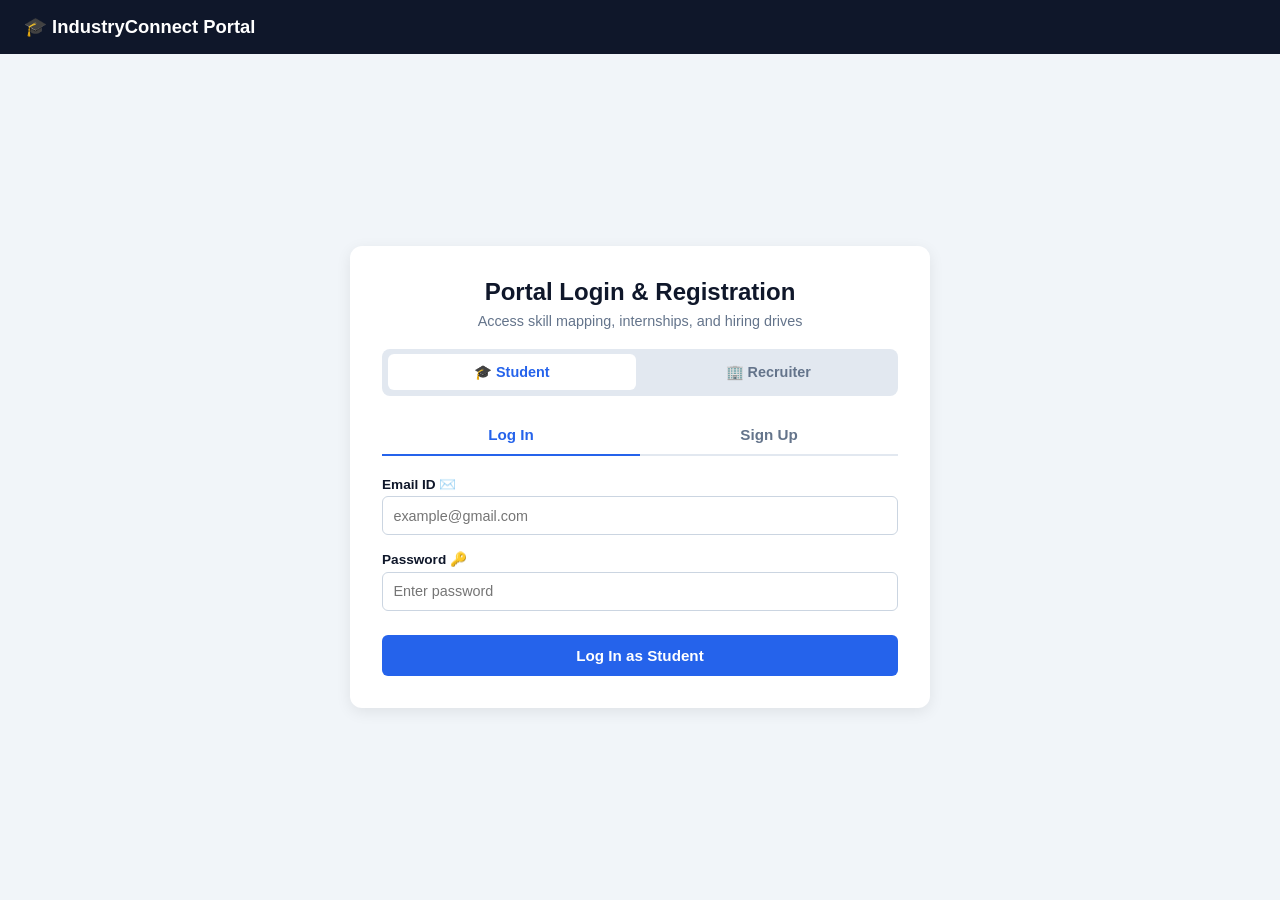
<file: index.html>
<!DOCTYPE html>
<html lang="en">
<head>
<meta charset="UTF-8" />
<meta name="viewport" content="width=device-width, initial-scale=1.0" />
<title>Academia-Industry Collaboration Portal</title>
    <link rel="stylesheet" href="style.css">
</head>
<body>
<header>
  <div class="header-left">
    <button class="back-btn" id="header-back-btn" onclick="goBack()">⬅️ Back</button>
    <h1>🎓 IndustryConnect Portal</h1>
  </div>
  <button class="logout-btn" id="logout-btn" onclick="logout()">Logout</button>
</header>

<div class="container">

<!-- SCREEN 1: Authentication -->
<div id="screen-auth" class="screen active">
  <h2>Portal Login & Registration</h2>
  <p class="subtitle">Access skill mapping, internships, and hiring drives</p>
  <div class="role-tabs">
    <button class="role-btn active" id="btn-role-student" onclick="setRole('student')">🎓 Student</button>
    <button class="role-btn" id="btn-role-recruiter" onclick="setRole('recruiter')">🏢 Recruiter</button>
  </div>
  <div class="tab-container">
    <button class="tab-button active" id="btn-mode-login" onclick="setMode('login')">Log In</button>
    <button class="tab-button" id="btn-mode-signup" onclick="setMode('signup')">Sign Up</button>
  </div>

  <form id="form-student-login" onsubmit="handleStudentLogin(event)">
    <div class="form-group"><label for="stu-login-email">Email ID ✉️</label>
      <input type="email" id="stu-login-email" placeholder="example@gmail.com" required /></div>
    <div class="form-group"><label for="stu-login-pass">Password 🔑</label>
      <input type="password" id="stu-login-pass" placeholder="Enter password" required /></div>
    <button type="submit" class="btn">Log In as Student</button>
  </form>

  <form id="form-student-signup" onsubmit="handleStudentSignup(event)" style="display:none">
    <div class="form-group"><label for="stu-sign-name">User Name 👤</label>
      <input type="text" id="stu-sign-name" placeholder="Full Name" required /></div>
    <div class="form-group"><label for="stu-sign-email">Email ID ✉️</label>
      <input type="email" id="stu-sign-email" placeholder="name@example.com" required /></div>
    <div class="form-group"><label for="stu-sign-phone">Mobile Number 📱</label>
      <input type="tel" id="stu-sign-phone" class="phone" placeholder="10-digit number" maxlength="10" inputmode="numeric" required />
      <div class="hint">Exactly 10 digits, numbers only.</div></div>
    <div class="form-group"><label for="stu-sign-pass">Create New Password 🔒</label>
      <input type="password" id="stu-sign-pass" placeholder="Min 6 characters" minlength="6" required /></div>
    <div class="form-group"><label for="stu-sign-confirm">Confirm Password 🔐</label>
      <input type="password" id="stu-sign-confirm" placeholder="Re-enter password" required /></div>
    <button type="submit" class="btn">Create Student Account</button>
  </form>

  <form id="form-recruiter-login" onsubmit="handleRecruiterLogin(event)" style="display:none">
    <div class="form-group"><label for="rec-login-email">Work Email ID ✉️</label>
      <input type="email" id="rec-login-email" placeholder="recruiter@techcorp.com" required /></div>
    <div class="form-group"><label for="rec-login-pass">Password 🔑</label>
      <input type="password" id="rec-login-pass" placeholder="Enter password" required /></div>
    <div class="form-group"><label for="rec-login-phone">Mobile Number 📱</label>
      <div class="inline-input-group">
        <input type="tel" id="rec-login-phone" class="phone" placeholder="10-digit number" maxlength="10" inputmode="numeric" required />
        <button type="button" class="inline-btn" onclick="sendOtp('rec-login')">Send OTP</button>
      </div></div>
    <div class="form-group" id="rec-login-otp-group" style="display:none">
      <label for="rec-login-otp">Enter OTP (Demo: 1234) 🔢</label>
      <div class="inline-input-group">
        <input type="text" id="rec-login-otp" placeholder="4-digit OTP" maxlength="4" />
        <button type="button" class="inline-btn" onclick="verifyOtp('rec-login')">Verify OTP</button>
      </div></div>
    <button type="submit" class="btn">Log In as Recruiter</button>
  </form>

  <form id="form-recruiter-signup" onsubmit="handleRecruiterSignup(event)" style="display:none">
    <div class="form-group"><label for="rec-sign-name">Company / Recruiter Name 👤</label>
      <input type="text" id="rec-sign-name" placeholder="TechCorp HR" required /></div>
    <div class="form-group"><label for="rec-sign-email">Work Email ID ✉️</label>
      <input type="email" id="rec-sign-email" placeholder="hr@techcorp.com" required /></div>
    <div class="form-group"><label for="rec-sign-phone">Mobile Number 📱</label>
      <div class="inline-input-group">
        <input type="tel" id="rec-sign-phone" class="phone" placeholder="10-digit number" maxlength="10" inputmode="numeric" required />
        <button type="button" class="inline-btn" onclick="sendOtp('rec-sign')">Send OTP</button>
      </div></div>
    <div class="form-group" id="rec-sign-otp-group" style="display:none">
      <label for="rec-sign-otp">Enter OTP (Demo: 1234) 🔢</label>
      <div class="inline-input-group">
        <input type="text" id="rec-sign-otp" placeholder="4-digit OTP" maxlength="4" />
        <button type="button" class="inline-btn" onclick="verifyOtp('rec-sign')">Verify OTP</button>
      </div></div>
    <div class="form-group"><label for="rec-sign-pass">Create New Password 🔒</label>
      <input type="password" id="rec-sign-pass" placeholder="Min 6 characters" minlength="6" required /></div>
    <div class="form-group"><label for="rec-sign-confirm">Confirm Password 🔐</label>
      <input type="password" id="rec-sign-confirm" placeholder="Re-enter password" required /></div>
    <button type="submit" class="btn">Create Recruiter Account</button>
  </form>
  <div id="auth-alert" class="alert-box"></div>
</div>

<!-- SCREEN 2: Student profile + offer letters -->
<div id="screen-profile" class="screen">
  <h2>🎓 Qualifications & Skills</h2>
  <p class="subtitle" id="profile-welcome">Enter your academic background and certifications</p>

  <div id="student-offers-area" style="display:none;margin-bottom:1.5rem">
    <h4 style="color:#065f46;margin-bottom:.5rem">📩 Offer Letters</h4>
    <div id="student-offers-list"></div>
  </div>

  <form onsubmit="handleProfileSubmit(event)">
    <div class="form-group"><label for="degree">Highest Qualification 🏫</label>
      <select id="degree" required>
        <option value="">-- Select Degree --</option>
        <option>B.Tech Computer Science</option>
        <option>B.Tech Electronics & Communication</option>
        <option>BCA / B.Sc Computer Science</option>
        <option>MCA / M.Tech</option>
      </select></div>
    <div class="form-group"><label for="grad-year">Graduation Year 📅</label>
      <select id="grad-year" required>
        <option>2025</option><option>2026</option><option>2027</option><option>2028</option>
      </select></div>
    <div class="form-group"><label>Completed Certifications 📜</label>
      <div class="checkbox-grid" id="profile-certs"></div></div>
    <button type="submit" class="btn">Save & View Suitable Roles 🚀</button>
    <button type="button" class="btn btn-outline" onclick="openCheck()">🎯 Check my match for a company role</button>
    <button type="button" class="btn btn-outline" onclick="goToCompanyGuide()">I don't have certifications ❌</button>
    <button type="button" class="btn btn-danger" onclick="openDelete()">🗑️ Delete my account</button>
  </form>
</div>

<!-- SCREEN 3: Matches -->
<div id="screen-matches" class="screen">
  <h2>💼 Recommended Roles</h2>
  <p class="subtitle">Best matches first, based on your certifications</p>
  <div id="matches-list"></div>
  <button class="btn btn-outline" onclick="navigateWithHistory('screen-profile')">✏️ Edit Qualifications</button>
</div>

<!-- SCREEN 4: Guide -->
<div id="screen-guide" class="screen">
  <h2>🏢 Company Certification Requirements</h2>
  <p class="subtitle">Certifications demanded by hiring partners</p>
  <div id="guide-list"></div>
  <button class="btn" onclick="navigateWithHistory('screen-profile')">🔙 Back to Add Certifications</button>
</div>

<!-- SCREEN 5: Recruiter dashboard -->
<div id="screen-recruiter-dash" class="screen">
  <h2>🏢 Recruiter Dashboard</h2>
  <p class="subtitle" id="rec-welcome">Manage job openings and evaluate student talent</p>

  <div class="card-item">
    <h4>📢 Post New Job Opening</h4>
    <p class="company-name">Define company, role type and required certifications</p>
    <button class="btn" onclick="showJobCreationForm()">➕ Create Job Opening</button>
  </div>

  <div id="job-creation-box" class="card-item" style="display:none;border:2px solid var(--primary);background:#fff">
    <h4 style="margin-bottom:.75rem;color:var(--primary)">📝 Enter Job Opening Details</h4>
    <form onsubmit="handleCreateJob(event)">
      <div class="form-group"><label for="new-job-company">Company Name 🏢</label>
        <input type="text" id="new-job-company" placeholder="e.g. Apex Tech Solutions" required /></div>
      <div class="form-group"><label for="new-job-type">Type of Role 🗂️</label>
        <select id="new-job-type" required>
          <option>Internship</option><option>Full-time</option><option>Part-time</option><option>Contract</option>
        </select></div>
      <div class="form-group"><label for="new-job-title">Required Role Name 💼</label>
        <input type="text" id="new-job-title" placeholder="e.g. AI / ML Engineer" required /></div>
      <div class="form-group"><label>Required Certifications 📜</label>
        <div class="checkbox-grid" id="job-certs"></div></div>
      <button type="submit" class="btn">Submit Job Opening 🚀</button>
    </form>
  </div>

  <div class="card-item">
    <h4>👥 Candidate Talent Pool</h4>
    <p class="company-name">View registered students, match percentage and send offer letters</p>
    <button class="btn btn-outline" onclick="reviewCandidateMatches()">🔍 Review Candidate Matches</button>
  </div>

  <div class="card-item">
    <h4>📨 Offer Letters Sent</h4>
    <div id="sent-offers-list" style="margin-top:.5rem"></div>
  </div>

  <button class="btn btn-danger" onclick="openDelete()">🗑️ Delete my account</button>
</div>

<!-- SCREEN 6: Candidate review -->
<div id="screen-candidate-matches" class="screen">
  <h2>🎯 Candidate Suitability Review</h2>
  <p class="subtitle">Ranked suitability of registered students for posted roles</p>
  <div class="form-group"><label for="match-role-select">Select Job Role to Evaluate:</label>
    <select id="match-role-select" onchange="renderCandidateMatches()"></select></div>
  <div id="candidates-list"></div>
  <button class="btn btn-outline" onclick="navigateWithHistory('screen-recruiter-dash')">🔙 Back to Recruiter Dashboard</button>
</div>

<!-- SCREEN 7: Student role match check -->
<div id="screen-check" class="screen">
  <h2>🎯 Check Role Match</h2>
  <p class="subtitle">Pick a company and role, tick your certifications, and see your match</p>
  <div class="form-group"><label for="check-company">Company 🏢</label>
    <select id="check-company" onchange="onCompanyChange()"></select></div>
  <div class="form-group"><label for="check-type">Type of Role 🗂️</label>
    <select id="check-type" onchange="onTypeChange()"></select></div>
  <div class="form-group"><label for="check-role">Role 💼</label>
    <select id="check-role"></select></div>
  <div class="form-group"><label>Certifications you have 📜</label>
    <div class="checkbox-grid" id="check-certs"></div></div>
  <button class="btn" onclick="analyzeRole()">Analyze Match 📊</button>
  <div id="check-result" style="margin-top:1rem"></div>
  <button class="btn btn-outline" onclick="navigateWithHistory('screen-profile')">🔙 Back to Profile</button>
</div>

<!-- SCREEN 8: Offer letter form -->
<div id="screen-offer" class="screen">
  <h2>📨 Send Offer Letter</h2>
  <p class="subtitle" id="offer-subtitle"></p>
  <form onsubmit="handleSendOffer(event)">
    <div class="form-group"><label for="offer-pay">Stipend / Salary 💰</label>
      <input type="text" id="offer-pay" placeholder="e.g. ₹15,000 per month or 6 LPA" required /></div>
    <div class="form-group"><label for="offer-date">Joining Date 📅</label>
      <input type="date" id="offer-date" required /></div>
    <div class="form-group"><label for="offer-location">Work Location 📍</label>
      <input type="text" id="offer-location" placeholder="e.g. Hyderabad / Remote" required /></div>
    <div class="form-group"><label for="offer-msg">Message to Student ✍️</label>
      <textarea id="offer-msg" rows="3" placeholder="We were impressed by your skills..."></textarea></div>
    <button type="submit" class="btn">Send Offer Letter 🚀</button>
  </form>
  <button class="btn btn-outline" onclick="goBack()">🔙 Cancel</button>
</div>

<!-- SCREEN 9: Delete account -->
<div id="screen-delete" class="screen">
  <h2>🗑️ Delete Account</h2>
  <p class="subtitle" id="delete-subtitle"></p>
  <form onsubmit="handleDeleteAccount(event)">
    <div class="form-group"><label for="delete-pass">Enter your password to confirm 🔑</label>
      <input type="password" id="delete-pass" required /></div>
    <button type="submit" class="btn btn-danger">Delete my account permanently</button>
  </form>
  <button class="btn btn-outline" onclick="goBack()">🔙 Cancel</button>
</div>

</div>

    <script src="script.js" defer></script>
</body>
</html>
</file>
<file: style.css>
:root{--primary:#2563eb;--primary-hover:#1d4ed8;--secondary:#0f172a;--bg:#f1f5f9;--card-bg:#fff;--text:#334155;--text-dark:#0f172a;--border:#cbd5e1;--danger:#dc2626;--success:#16a34a}
*{box-sizing:border-box;margin:0;padding:0;font-family:'Segoe UI',Tahoma,Geneva,Verdana,sans-serif}
body{background:var(--bg);color:var(--text);min-height:100vh;display:flex;flex-direction:column}
header{background:var(--secondary);color:#fff;padding:1rem 1.5rem;display:flex;justify-content:space-between;align-items:center}
.header-left{display:flex;align-items:center;gap:.75rem}
.back-btn,.logout-btn{color:#fff;border:none;padding:.4rem .8rem;border-radius:6px;font-size:.85rem;cursor:pointer;font-weight:600;display:none}
.back-btn{background:#334155}.back-btn:hover{background:#475569}
.logout-btn{background:#ef4444}
header h1{font-size:1.15rem}
.container{flex:1;display:flex;justify-content:center;align-items:center;padding:1.5rem}
.screen{background:var(--card-bg);width:100%;max-width:580px;padding:2rem;border-radius:12px;box-shadow:0 4px 15px rgba(0,0,0,.08);display:none}
.screen.active{display:block}
h2{color:var(--text-dark);text-align:center;margin-bottom:.4rem}
p.subtitle{color:#64748b;font-size:.9rem;text-align:center;margin-bottom:1.25rem}
.role-tabs{display:flex;gap:.5rem;margin-bottom:1.25rem;background:#e2e8f0;padding:.35rem;border-radius:8px}
.role-btn{flex:1;padding:.6rem;border:none;border-radius:6px;font-weight:600;font-size:.9rem;cursor:pointer;background:transparent;color:#64748b}
.role-btn.active{background:#fff;color:var(--primary)}
.tab-container{display:flex;margin-bottom:1.25rem;border-bottom:2px solid #e2e8f0}
.tab-button{flex:1;padding:.65rem;background:none;border:none;font-size:.95rem;font-weight:600;color:#64748b;cursor:pointer;border-bottom:2px solid transparent;margin-bottom:-2px}
.tab-button.active{color:var(--primary);border-bottom-color:var(--primary)}
.form-group{margin-bottom:1rem}
label{display:block;font-size:.85rem;font-weight:600;color:var(--text-dark);margin-bottom:.3rem}
input,select,textarea{width:100%;padding:.65rem;border:1px solid var(--border);border-radius:6px;font-size:.9rem;outline:none}
input:focus,select:focus,textarea:focus{border-color:var(--primary)}
.hint{font-size:.75rem;color:#64748b;margin-top:.25rem}
.inline-input-group{display:flex;gap:.5rem}
.inline-btn{padding:.65rem .9rem;background:#475569;color:#fff;border:none;border-radius:6px;font-size:.85rem;font-weight:600;cursor:pointer;white-space:nowrap}
.checkbox-grid{display:grid;grid-template-columns:1fr 1fr;gap:.5rem;background:#f8fafc;padding:.75rem;border-radius:6px;border:1px solid var(--border)}
.checkbox-label{display:flex;align-items:center;gap:.5rem;font-size:.85rem;cursor:pointer;font-weight:400;margin:0}
.checkbox-label input{width:auto}
.btn{width:100%;padding:.75rem;background:var(--primary);color:#fff;border:none;border-radius:6px;font-size:.95rem;font-weight:600;cursor:pointer;margin-top:.5rem}
.btn:hover{background:var(--primary-hover)}
.btn-recruit{background:#059669;margin-top:.75rem;padding:.55rem;font-size:.85rem}
.btn-recruit:hover{background:#047857}
.btn-outline{background:transparent;color:#64748b;border:1px solid var(--border);margin-top:.75rem}
.btn-outline:hover{background:#f8fafc;color:var(--text-dark)}
.btn-danger{background:#dc2626}.btn-danger:hover{background:#b91c1c}
.card-item{background:#f8fafc;border:1px solid #e2e8f0;border-radius:8px;padding:1rem;margin-bottom:1rem}
.offer-card{background:#ecfdf5;border:1px solid #a7f3d0;border-left:4px solid #10b981;padding:.9rem;border-radius:6px;margin-bottom:.75rem;font-size:.85rem;color:#065f46}
.offer-card strong{color:#065f46}
.offer-card .letter{background:#fff;border:1px dashed #6ee7b7;border-radius:6px;padding:.75rem;margin:.5rem 0;line-height:1.5;color:var(--text)}
.notif-actions{display:flex;gap:.5rem;margin-top:.5rem}
.btn-accept,.btn-decline{color:#fff;border:none;padding:.35rem .75rem;border-radius:4px;font-size:.8rem;cursor:pointer;font-weight:600}
.btn-accept{background:#10b981}.btn-decline{background:#ef4444}
.card-header{display:flex;justify-content:space-between;align-items:center;margin-bottom:.25rem;gap:.5rem}
.badge{font-size:.75rem;padding:.2rem .55rem;border-radius:12px;font-weight:700;color:#fff;white-space:nowrap}
.badge-high{background:#16a34a}.badge-mid{background:#d97706}.badge-low{background:#dc2626}
.badge-status{background:#475569}
.company-name{font-size:.85rem;color:#64748b;margin-bottom:.5rem}
.tag-container{display:flex;flex-wrap:wrap;gap:.35rem;margin-top:.5rem}
.tag{font-size:.75rem;padding:.25rem .5rem;border-radius:4px}
.tag-match{background:#dcfce7;color:#166534;font-weight:600}
.tag-missing{background:#fee2e2;color:#991b1b}
.tag-guide{background:#e0f2fe;color:#0369a1;font-weight:600}
.meter{height:12px;background:#e2e8f0;border-radius:6px;overflow:hidden;margin:.6rem 0}
.meter>div{height:100%;transition:width .4s}
.big-pct{font-size:2.2rem;font-weight:700;text-align:center;color:var(--text-dark)}
.alert-box{margin-top:1rem;padding:.65rem;border-radius:6px;font-size:.85rem;text-align:center;display:none}
.alert-error{background:#fee2e2;color:var(--danger);border:1px solid #fca5a5}
.alert-success{background:#dcfce7;color:var(--success);border:1px solid #86efac}
.empty{text-align:center;color:#64748b;font-size:.85rem;padding:.5rem}
</file>
